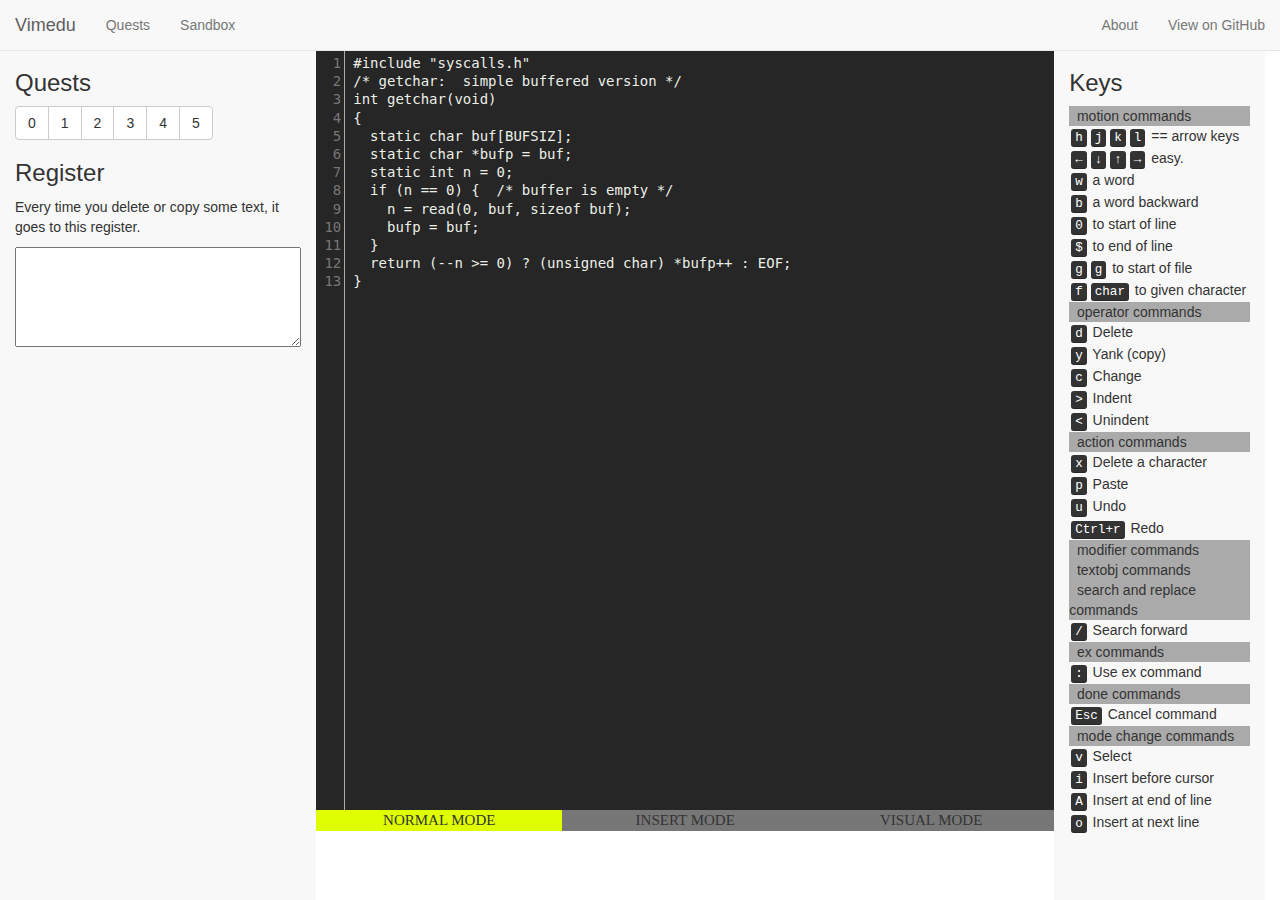
<file: index.html>
<!DOCTYPE html>
<html>
<head>
  <meta charset="utf-8"/>
  <script src="include/deps/jquery-2.1.1.min.js"></script>
  <script src="codemirror/lib/codemirror.js"></script>
  <script src="codemirror/addon/dialog/dialog.js"></script>
  <script src="codemirror/addon/search/searchcursor.js"></script>
  <script src="codemirror/addon/edit/matchbrackets.js"></script>
  <script src="codemirror/addon/mode/loadmode.js"></script>
  <script src="codemirror/mode/clike/clike.js"></script>
  <script src="codemirror/keymap/vim.js"></script>
  <link href="include/deps/css/bootstrap.min.css" rel="stylesheet"/>
  <link href="codemirror/lib/codemirror.css" rel="stylesheet"/>
  <link href="codemirror/addon/dialog/dialog.css" rel="stylesheet"/>
  <link href="codemirror/theme/lesser-dark.css" rel="stylesheet" />
  <link href="include/default.css" rel="stylesheet"/>
</head>
<body>
<div id="wrap">
<div class="navbar navbar-default navbar-fixed-top" role="navigation">
  <div class="container-fluid">
    <div class="navbar-header">
      <a href="#" class="navbar-brand">Vimedu</a>
    </div>
    <div class="collapse navbar-collapse">
      <ul class="nav navbar-nav">
        <li><a href="#quest">Quests</a></li>
        <li><a href="#sandbox">Sandbox</a></li>
      </ul>
      <ul class="nav navbar-nav navbar-right">
        <li><a href="#about">About</a></li>
        <li><a href="https://github.com/blukat29/vimedu" target="_blank">View on GitHub</a></li>
      </ul>
    </div>
  </div>
</div>
<div class="container-fluid center-container">
  <div class="row center-row">
    <div class="col-lg-3 left-pane">
      <div>
        <div id="quest-list">
          <h3>Quests</h3>
          <div id="quest-btns" class="btn-group"></div>
          <div id="quest-content"></div>
        </div>
        <div id="sandbox-info">
          <h3>Sandbox</h3>
          <h4>File</h4>
          <div>
            Open a file: <input type="file" id="local_file"/>
          </div>
          <h4>Settings</h4>
          <div>
            Language: <select class="selectpicker" id="select-lang">
              <option value="text">Text</option>
            </select>
          </div>
          <div>
            Theme: <select class="selectpicker" id="select-theme">
              <option>default</option>
            </select>
          </div>
        </div>
      </div>
      <div>
        <h3>Register</h3>
        <p>Every time you delete or copy some text, it goes to this register.</p>
        <textarea id="register-display" style="width:100%; height:100px"></textarea>
      </div>
    </div>
    <div class="col-lg-7 mid-pane">
      <form><textarea id="vim">#include "syscalls.h"
/* getchar:  simple buffered version */
int getchar(void)
{
  static char buf[BUFSIZ];
  static char *bufp = buf;
  static int n = 0;
  if (n == 0) {  /* buffer is empty */
    n = read(0, buf, sizeof buf);
    bufp = buf;
  }
  return (--n &gt;= 0) ? (unsigned char) *bufp++ : EOF;
}</textarea></form>
     <div class="row" id="modes-display">
        <div class="col-sm-4" id="mode-normal">NORMAL MODE</div>
        <div class="col-sm-4" id="mode-insert">INSERT MODE</div>
        <div class="col-sm-4" id="mode-visual">VISUAL MODE</div>
     </div>
     <div><span id="helps-display"></span></div>
      <div id="vim-overlay">
        <div id="vim-overlay-message">
          Lost focus!<br>
          click here to return to Vim.
        </div>
      </div>
      <div id="tutorial"></div>
    </div>
    <div class="col-lg-2 right-pane">
      <h3>Keys</h3>
      <div id="keys-display"></div>
    </div>
  </div>
</div>
</div>
<script src="include/deps/state-machine.js"></script>
<script src="include/init.js"></script>
<script src="include/quest.js"></script>
<script src="include/help.js"></script>
<script src="include/nav.js"></script>
<script src="include/main.js"></script>
</body>
</html>
</file>
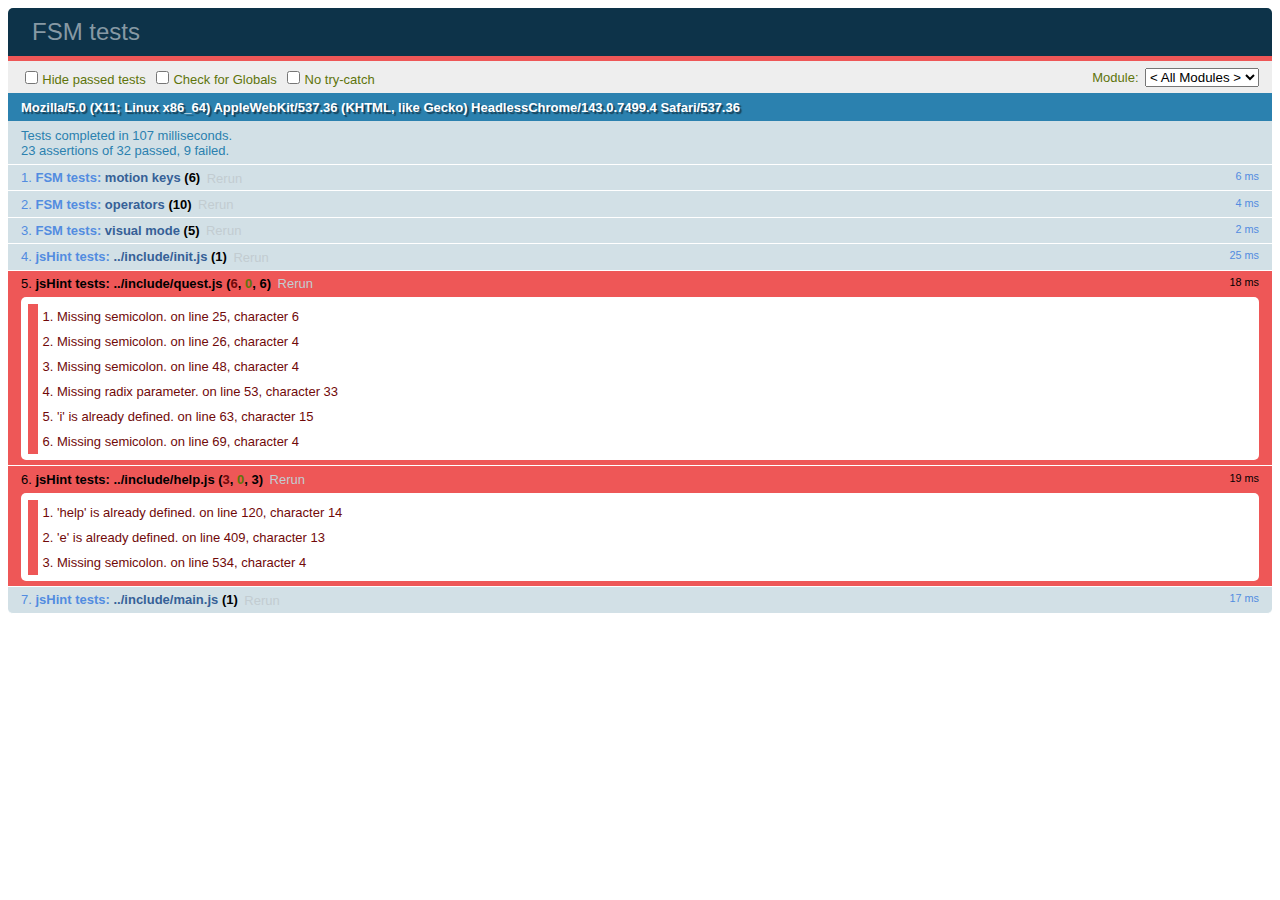
<file: test/index.html>
<!DOCTYPE HTML>
<html>
<head>
  <meta http-equiv="content-type" content="text/html; charset=utf-8" />
  <title>FSM tests</title>
  <script src="../include/deps/jquery-2.1.1.min.js"></script>
  <link href="lib/qunit-1.15.0.css" rel="stylesheet"/>
</head>
<body>
<div id="helps-display" style="display:none"></div>
<div id="qunit"></div>
<div id="qunit-fixture"></div>
<script src="../include/deps/state-machine.js"></script>
<script src="../include/help.js"></script>
<script src="lib/qunit-1.15.0.js"></script>
<script src="lib/jshint.js"></script>
<script src="lib/qhint.js"></script>
<script src="test-fsm.js"></script>
<script src="test-jshint.js"></script>
</body>
</html>
</file>
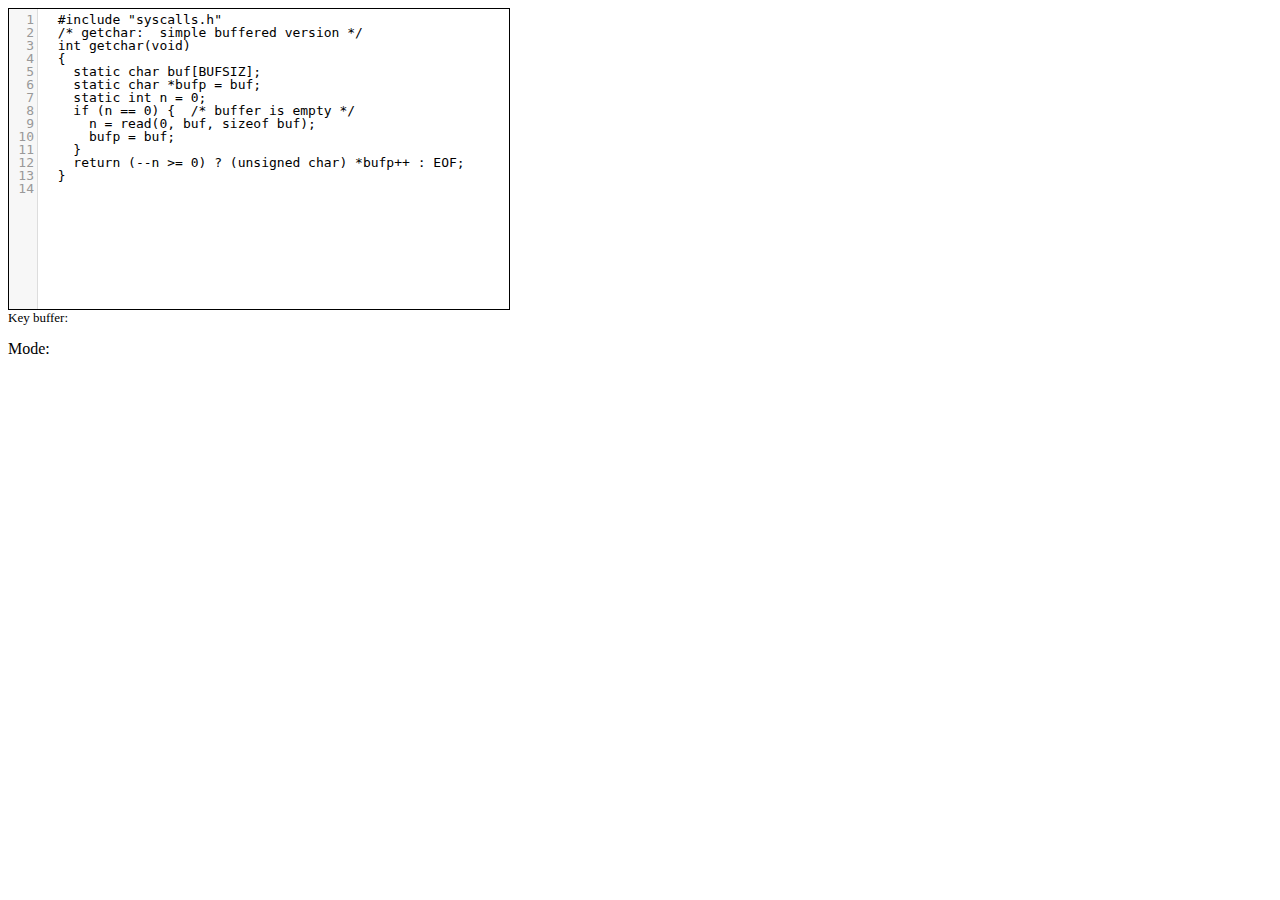
<file: codemirror/demo/vim.html>
<!DOCTYPE html>
<html>
<head>
  <meta charset="utf-8"/>
  <link rel="stylesheet" href="../lib/codemirror.css">
  <link rel="stylesheet" href="../addon/dialog/dialog.css">
  <script src="../lib/codemirror.js"></script>
  <script src="../addon/dialog/dialog.js"></script>
  <script src="../addon/search/searchcursor.js"></script>
  <script src="../addon/edit/matchbrackets.js"></script>
  <script src="../keymap/vim.js"></script>
  <style>
  .CodeMirror { max-width: 500px; border-style: solid; border-width: 1px; }
  </style>
</head>
<body>
  <form><textarea id="code" name="code">
  #include "syscalls.h"
  /* getchar:  simple buffered version */
  int getchar(void)
  {
    static char buf[BUFSIZ];
    static char *bufp = buf;
    static int n = 0;
    if (n == 0) {  /* buffer is empty */
      n = read(0, buf, sizeof buf);
      bufp = buf;
    }
    return (--n >= 0) ? (unsigned char) *bufp++ : EOF;
  }
  </textarea></form>
  <div style="font-size: 13px; width: 300px; height: 30px;">Key buffer: <span id="command-display"></span></div>
  <div>Mode: <span id="mode-display"></span></div>

  <script>
    CodeMirror.commands.save = function(){ alert("Saving"); };
    var editor = CodeMirror.fromTextArea(document.getElementById("code"), {
      lineNumbers: true,
      mode: "text/x-csrc",
      vimMode: true,
      matchBrackets: true,
      showCursorWhenSelecting: true
    });
    var commandDisplay = document.getElementById('command-display');
    var modeDisplay = document.getElementById('mode-display');
    var keys = '';
    CodeMirror.on(editor, 'vim-keypress', function(key) {
      keys = keys + key;
      commandDisplay.innerHTML = keys;
    });
    CodeMirror.on(editor, 'vim-command-done', function(e) {
      keys = '';
      commandDisplay.innerHTML = keys;
    });
    CodeMirror.on(editor, 'vim-mode-change', function(e) {
      modeDisplay.innerHTML = e['mode'];
    });
  </script>
</body>
</html>
</file>
<file: codemirror/lib/codemirror.css>
/* BASICS */

.CodeMirror {
  /* Set height, width, borders, and global font properties here */
  font-family: monospace;
  height: 300px;
}
.CodeMirror-scroll {
  /* Set scrolling behaviour here */
  overflow: auto;
}

/* PADDING */

.CodeMirror-lines {
  padding: 4px 0; /* Vertical padding around content */
}
.CodeMirror pre {
  padding: 0 4px; /* Horizontal padding of content */
}

.CodeMirror-scrollbar-filler, .CodeMirror-gutter-filler {
  background-color: white; /* The little square between H and V scrollbars */
}

/* GUTTER */

.CodeMirror-gutters {
  border-right: 1px solid #ddd;
  background-color: #f7f7f7;
  white-space: nowrap;
}
.CodeMirror-linenumbers {}
.CodeMirror-linenumber {
  padding: 0 3px 0 5px;
  min-width: 20px;
  text-align: right;
  color: #999;
  -moz-box-sizing: content-box;
  box-sizing: content-box;
}

.CodeMirror-guttermarker { color: black; }
.CodeMirror-guttermarker-subtle { color: #999; }

/* CURSOR */

.CodeMirror div.CodeMirror-cursor {
  border-left: 1px solid black;
}
/* Shown when moving in bi-directional text */
.CodeMirror div.CodeMirror-secondarycursor {
  border-left: 1px solid silver;
}
.CodeMirror.cm-keymap-fat-cursor div.CodeMirror-cursor {
  width: auto;
  border: 0;
  background: #7e7;
}
.cm-animate-fat-cursor {
  width: auto;
  border: 0;
  -webkit-animation: blink 1.06s steps(1) infinite;
  -moz-animation: blink 1.06s steps(1) infinite;
  animation: blink 1.06s steps(1) infinite;
}
@-moz-keyframes blink {
  0% { background: #7e7; }
  50% { background: none; }
  100% { background: #7e7; }
}
@-webkit-keyframes blink {
  0% { background: #7e7; }
  50% { background: none; }
  100% { background: #7e7; }
}
@keyframes blink {
  0% { background: #7e7; }
  50% { background: none; }
  100% { background: #7e7; }
}

/* Can style cursor different in overwrite (non-insert) mode */
div.CodeMirror-overwrite div.CodeMirror-cursor {}

.cm-tab { display: inline-block; }

.CodeMirror-ruler {
  border-left: 1px solid #ccc;
  position: absolute;
}

/* DEFAULT THEME */

.cm-s-default .cm-keyword {color: #708;}
.cm-s-default .cm-atom {color: #219;}
.cm-s-default .cm-number {color: #164;}
.cm-s-default .cm-def {color: #00f;}
.cm-s-default .cm-variable,
.cm-s-default .cm-punctuation,
.cm-s-default .cm-property,
.cm-s-default .cm-operator {}
.cm-s-default .cm-variable-2 {color: #05a;}
.cm-s-default .cm-variable-3 {color: #085;}
.cm-s-default .cm-comment {color: #a50;}
.cm-s-default .cm-string {color: #a11;}
.cm-s-default .cm-string-2 {color: #f50;}
.cm-s-default .cm-meta {color: #555;}
.cm-s-default .cm-qualifier {color: #555;}
.cm-s-default .cm-builtin {color: #30a;}
.cm-s-default .cm-bracket {color: #997;}
.cm-s-default .cm-tag {color: #170;}
.cm-s-default .cm-attribute {color: #00c;}
.cm-s-default .cm-header {color: blue;}
.cm-s-default .cm-quote {color: #090;}
.cm-s-default .cm-hr {color: #999;}
.cm-s-default .cm-link {color: #00c;}

.cm-negative {color: #d44;}
.cm-positive {color: #292;}
.cm-header, .cm-strong {font-weight: bold;}
.cm-em {font-style: italic;}
.cm-link {text-decoration: underline;}

.cm-s-default .cm-error {color: #f00;}
.cm-invalidchar {color: #f00;}

/* Default styles for common addons */

div.CodeMirror span.CodeMirror-matchingbracket {color: #0f0;}
div.CodeMirror span.CodeMirror-nonmatchingbracket {color: #f22;}
.CodeMirror-matchingtag { background: rgba(255, 150, 0, .3); }
.CodeMirror-activeline-background {background: #e8f2ff;}

/* STOP */

/* The rest of this file contains styles related to the mechanics of
   the editor. You probably shouldn't touch them. */

.CodeMirror {
  line-height: 1;
  position: relative;
  overflow: hidden;
  background: white;
  color: black;
}

.CodeMirror-scroll {
  /* 30px is the magic margin used to hide the element's real scrollbars */
  /* See overflow: hidden in .CodeMirror */
  margin-bottom: -30px; margin-right: -30px;
  padding-bottom: 30px;
  height: 100%;
  outline: none; /* Prevent dragging from highlighting the element */
  position: relative;
  -moz-box-sizing: content-box;
  box-sizing: content-box;
}
.CodeMirror-sizer {
  position: relative;
  border-right: 30px solid transparent;
  -moz-box-sizing: content-box;
  box-sizing: content-box;
}

/* The fake, visible scrollbars. Used to force redraw during scrolling
   before actuall scrolling happens, thus preventing shaking and
   flickering artifacts. */
.CodeMirror-vscrollbar, .CodeMirror-hscrollbar, .CodeMirror-scrollbar-filler, .CodeMirror-gutter-filler {
  position: absolute;
  z-index: 6;
  display: none;
}
.CodeMirror-vscrollbar {
  right: 0; top: 0;
  overflow-x: hidden;
  overflow-y: scroll;
}
.CodeMirror-hscrollbar {
  bottom: 0; left: 0;
  overflow-y: hidden;
  overflow-x: scroll;
}
.CodeMirror-scrollbar-filler {
  right: 0; bottom: 0;
}
.CodeMirror-gutter-filler {
  left: 0; bottom: 0;
}

.CodeMirror-gutters {
  position: absolute; left: 0; top: 0;
  padding-bottom: 30px;
  z-index: 3;
}
.CodeMirror-gutter {
  white-space: normal;
  height: 100%;
  -moz-box-sizing: content-box;
  box-sizing: content-box;
  padding-bottom: 30px;
  margin-bottom: -32px;
  display: inline-block;
  /* Hack to make IE7 behave */
  *zoom:1;
  *display:inline;
}
.CodeMirror-gutter-elt {
  position: absolute;
  cursor: default;
  z-index: 4;
}

.CodeMirror-lines {
  cursor: text;
}
.CodeMirror pre {
  /* Reset some styles that the rest of the page might have set */
  -moz-border-radius: 0; -webkit-border-radius: 0; border-radius: 0;
  border-width: 0;
  background: transparent;
  font-family: inherit;
  font-size: inherit;
  margin: 0;
  white-space: pre;
  word-wrap: normal;
  line-height: inherit;
  color: inherit;
  z-index: 2;
  position: relative;
  overflow: visible;
}
.CodeMirror-wrap pre {
  word-wrap: break-word;
  white-space: pre-wrap;
  word-break: normal;
}

.CodeMirror-linebackground {
  position: absolute;
  left: 0; right: 0; top: 0; bottom: 0;
  z-index: 0;
}

.CodeMirror-linewidget {
  position: relative;
  z-index: 2;
  overflow: auto;
}

.CodeMirror-widget {}

.CodeMirror-wrap .CodeMirror-scroll {
  overflow-x: hidden;
}

.CodeMirror-measure {
  position: absolute;
  width: 100%;
  height: 0;
  overflow: hidden;
  visibility: hidden;
}
.CodeMirror-measure pre { position: static; }

.CodeMirror div.CodeMirror-cursor {
  position: absolute;
  border-right: none;
  width: 0;
}

div.CodeMirror-cursors {
  visibility: hidden;
  position: relative;
  z-index: 1;
}
.CodeMirror-focused div.CodeMirror-cursors {
  visibility: visible;
}

.CodeMirror-selected { background: #d9d9d9; }
.CodeMirror-focused .CodeMirror-selected { background: #d7d4f0; }
.CodeMirror-crosshair { cursor: crosshair; }

.cm-searching {
  background: #ffa;
  background: rgba(255, 255, 0, .4);
}

/* IE7 hack to prevent it from returning funny offsetTops on the spans */
.CodeMirror span { *vertical-align: text-bottom; }

/* Used to force a border model for a node */
.cm-force-border { padding-right: .1px; }

@media print {
  /* Hide the cursor when printing */
  .CodeMirror div.CodeMirror-cursors {
    visibility: hidden;
  }
}
</file>
<file: codemirror/addon/dialog/dialog.css>
.CodeMirror-dialog {
  position: absolute;
  left: 0; right: 0;
  background: white;
  z-index: 15;
  padding: .1em .8em;
  overflow: hidden;
  color: #333;
}

.CodeMirror-dialog-top {
  border-bottom: 1px solid #eee;
  top: 0;
}

.CodeMirror-dialog-bottom {
  border-top: 1px solid #eee;
  bottom: 0;
}

.CodeMirror-dialog input {
  border: none;
  outline: none;
  background: transparent;
  width: 20em;
  color: inherit;
  font-family: monospace;
}

.CodeMirror-dialog button {
  font-size: 70%;
}
</file>
<file: codemirror/theme/lesser-dark.css>
/*
http://lesscss.org/ dark theme
Ported to CodeMirror by Peter Kroon
*/
.cm-s-lesser-dark {
  line-height: 1.3em;
}
.cm-s-lesser-dark.CodeMirror { background: #262626; color: #EBEFE7; text-shadow: 0 -1px 1px #262626; }
.cm-s-lesser-dark div.CodeMirror-selected {background: #45443B !important;} /* 33322B*/
.cm-s-lesser-dark .CodeMirror-cursor { border-left: 1px solid white !important; }
.cm-s-lesser-dark pre { padding: 0 8px; }/*editable code holder*/

.cm-s-lesser-dark.CodeMirror span.CodeMirror-matchingbracket { color: #7EFC7E; }/*65FC65*/

.cm-s-lesser-dark .CodeMirror-gutters { background: #262626; border-right:1px solid #aaa; }
.cm-s-lesser-dark .CodeMirror-guttermarker { color: #599eff; }
.cm-s-lesser-dark .CodeMirror-guttermarker-subtle { color: #777; }
.cm-s-lesser-dark .CodeMirror-linenumber { color: #777; }

.cm-s-lesser-dark span.cm-keyword { color: #599eff; }
.cm-s-lesser-dark span.cm-atom { color: #C2B470; }
.cm-s-lesser-dark span.cm-number { color: #B35E4D; }
.cm-s-lesser-dark span.cm-def {color: white;}
.cm-s-lesser-dark span.cm-variable { color:#D9BF8C; }
.cm-s-lesser-dark span.cm-variable-2 { color: #669199; }
.cm-s-lesser-dark span.cm-variable-3 { color: white; }
.cm-s-lesser-dark span.cm-property {color: #92A75C;}
.cm-s-lesser-dark span.cm-operator {color: #92A75C;}
.cm-s-lesser-dark span.cm-comment { color: #666; }
.cm-s-lesser-dark span.cm-string { color: #BCD279; }
.cm-s-lesser-dark span.cm-string-2 {color: #f50;}
.cm-s-lesser-dark span.cm-meta { color: #738C73; }
.cm-s-lesser-dark span.cm-qualifier {color: #555;}
.cm-s-lesser-dark span.cm-builtin { color: #ff9e59; }
.cm-s-lesser-dark span.cm-bracket { color: #EBEFE7; }
.cm-s-lesser-dark span.cm-tag { color: #669199; }
.cm-s-lesser-dark span.cm-attribute {color: #00c;}
.cm-s-lesser-dark span.cm-header {color: #a0a;}
.cm-s-lesser-dark span.cm-quote {color: #090;}
.cm-s-lesser-dark span.cm-hr {color: #999;}
.cm-s-lesser-dark span.cm-link {color: #00c;}
.cm-s-lesser-dark span.cm-error { color: #9d1e15; }

.cm-s-lesser-dark .CodeMirror-activeline-background {background: #3C3A3A !important;}
.cm-s-lesser-dark .CodeMirror-matchingbracket {outline:1px solid grey; color:white !important;}
</file>
<file: include/default.css>
/* Overall conatiner */
html, body {
  height: 100%;
}
#wrap {
  min-height: 100%;
  height: 100%;
}
.center-container {
  padding-top: 50px;
  padding-right: 0;
  margin: 0;
  height: 100%;
}
.center-row {
  height: 100%;
  width: 100%;
}

/*  Big three parts offset and background colors */
.left-pane {
  background-color: #f8f8f8;
  overflow-y: scroll;
  min-height: 100%;
  height: 100%;
}
.mid-pane {
  min-height: 100%;
  height: 100%;
  padding-left: 0;
  padding-right: 0;
}
.right-pane {
  background-color: #f8f8f8;
  min-height: 100%;
  height: 100%;
  overflow-y: scroll;
}

/* CodeMirror Functional settings */
.CodeMirror-vscrollbar[style] {
  display: none !important;
}
.CodeMirror-wrap pre {
  word-break: break-all;
}
.CodeMirror {
  font-family: Consolas, monospace;
}

/* CodeMirror dialog */
.CodeMirror-dialog {
  background: #262626;
  color: white;
}
.CodeMirror-dialog input {
  font-family: Consolas, monospace;
}
.CodeMirror-dialog span {
  font-family: Consolas, monospace !important;
}

/* Current mode display */
/* Color scheme from https://github.com/bling/vim-airline */
#modes-display {
  padding-left: 15px;
  padding-right: 15px;
  font-family: Consolas;
  font-style: bold;
  font-size: 15px;
  text-align: center;
}
#modes-display > div {
  background-color: #777;
}
#mode-normal.mode-active {
  background-color: #dfff00;
}
#mode-insert.mode-active {
  background-color: #00afff;
}
#mode-visual.mode-active {
  background-color: #ffaf00;
}

/* Current command help */
kbd {
  margin: 2px;
}
#helps-display {
  display: table;
  border-collapse: separate;
  border-spacing: 10px;
}
.help-view {
  display: table-cell;
  background-color: #eeeeee;
  text-align: center;
}
.help-view > div > kbd {
  padding-left: 8px;
  padding-right: 8px;
  font-size: 20px;
}

/* Vim overlay */
#vim-overlay {
  opacity: 0.0;
  background-color: #555;
  color: white;
  font-size: 20px;
  font-style: bold, underline;
}
#vim-overlay-message {
  position: absolute;
  left: 50%;
  top: 50%;
  transform: translate(-50%, -50%);
}

/* Sandbox settings */
#sandbox-info {
  display: none;
}
</file>
<file: test/lib/qunit-1.15.0.css>
/*!
 * QUnit 1.15.0
 * http://qunitjs.com/
 *
 * Copyright 2014 jQuery Foundation and other contributors
 * Released under the MIT license
 * http://jquery.org/license
 *
 * Date: 2014-08-08T16:00Z
 */

/** Font Family and Sizes */

#qunit-tests, #qunit-header, #qunit-banner, #qunit-testrunner-toolbar, #qunit-userAgent, #qunit-testresult {
	font-family: "Helvetica Neue Light", "HelveticaNeue-Light", "Helvetica Neue", Calibri, Helvetica, Arial, sans-serif;
}

#qunit-testrunner-toolbar, #qunit-userAgent, #qunit-testresult, #qunit-tests li { font-size: small; }
#qunit-tests { font-size: smaller; }


/** Resets */

#qunit-tests, #qunit-header, #qunit-banner, #qunit-userAgent, #qunit-testresult, #qunit-modulefilter {
	margin: 0;
	padding: 0;
}


/** Header */

#qunit-header {
	padding: 0.5em 0 0.5em 1em;

	color: #8699A4;
	background-color: #0D3349;

	font-size: 1.5em;
	line-height: 1em;
	font-weight: 400;

	border-radius: 5px 5px 0 0;
}

#qunit-header a {
	text-decoration: none;
	color: #C2CCD1;
}

#qunit-header a:hover,
#qunit-header a:focus {
	color: #FFF;
}

#qunit-testrunner-toolbar label {
	display: inline-block;
	padding: 0 0.5em 0 0.1em;
}

#qunit-banner {
	height: 5px;
}

#qunit-testrunner-toolbar {
	padding: 0.5em 1em 0.5em 1em;
	color: #5E740B;
	background-color: #EEE;
	overflow: hidden;
}

#qunit-userAgent {
	padding: 0.5em 1em 0.5em 1em;
	background-color: #2B81AF;
	color: #FFF;
	text-shadow: rgba(0, 0, 0, 0.5) 2px 2px 1px;
}

#qunit-modulefilter-container {
	float: right;
}

/** Tests: Pass/Fail */

#qunit-tests {
	list-style-position: inside;
}

#qunit-tests li {
	padding: 0.4em 1em 0.4em 1em;
	border-bottom: 1px solid #FFF;
	list-style-position: inside;
}

#qunit-tests.hidepass li.pass, #qunit-tests.hidepass li.running  {
	display: none;
}

#qunit-tests li strong {
	cursor: pointer;
}

#qunit-tests li a {
	padding: 0.5em;
	color: #C2CCD1;
	text-decoration: none;
}
#qunit-tests li a:hover,
#qunit-tests li a:focus {
	color: #000;
}

#qunit-tests li .runtime {
	float: right;
	font-size: smaller;
}

.qunit-assert-list {
	margin-top: 0.5em;
	padding: 0.5em;

	background-color: #FFF;

	border-radius: 5px;
}

.qunit-collapsed {
	display: none;
}

#qunit-tests table {
	border-collapse: collapse;
	margin-top: 0.2em;
}

#qunit-tests th {
	text-align: right;
	vertical-align: top;
	padding: 0 0.5em 0 0;
}

#qunit-tests td {
	vertical-align: top;
}

#qunit-tests pre {
	margin: 0;
	white-space: pre-wrap;
	word-wrap: break-word;
}

#qunit-tests del {
	background-color: #E0F2BE;
	color: #374E0C;
	text-decoration: none;
}

#qunit-tests ins {
	background-color: #FFCACA;
	color: #500;
	text-decoration: none;
}

/*** Test Counts */

#qunit-tests b.counts                       { color: #000; }
#qunit-tests b.passed                       { color: #5E740B; }
#qunit-tests b.failed                       { color: #710909; }

#qunit-tests li li {
	padding: 5px;
	background-color: #FFF;
	border-bottom: none;
	list-style-position: inside;
}

/*** Passing Styles */

#qunit-tests li li.pass {
	color: #3C510C;
	background-color: #FFF;
	border-left: 10px solid #C6E746;
}

#qunit-tests .pass                          { color: #528CE0; background-color: #D2E0E6; }
#qunit-tests .pass .test-name               { color: #366097; }

#qunit-tests .pass .test-actual,
#qunit-tests .pass .test-expected           { color: #999; }

#qunit-banner.qunit-pass                    { background-color: #C6E746; }

/*** Failing Styles */

#qunit-tests li li.fail {
	color: #710909;
	background-color: #FFF;
	border-left: 10px solid #EE5757;
	white-space: pre;
}

#qunit-tests > li:last-child {
	border-radius: 0 0 5px 5px;
}

#qunit-tests .fail                          { color: #000; background-color: #EE5757; }
#qunit-tests .fail .test-name,
#qunit-tests .fail .module-name             { color: #000; }

#qunit-tests .fail .test-actual             { color: #EE5757; }
#qunit-tests .fail .test-expected           { color: #008000; }

#qunit-banner.qunit-fail                    { background-color: #EE5757; }


/** Result */

#qunit-testresult {
	padding: 0.5em 1em 0.5em 1em;

	color: #2B81AF;
	background-color: #D2E0E6;

	border-bottom: 1px solid #FFF;
}
#qunit-testresult .module-name {
	font-weight: 700;
}

/** Fixture */

#qunit-fixture {
	position: absolute;
	top: -10000px;
	left: -10000px;
	width: 1000px;
	height: 1000px;
}
</file>
